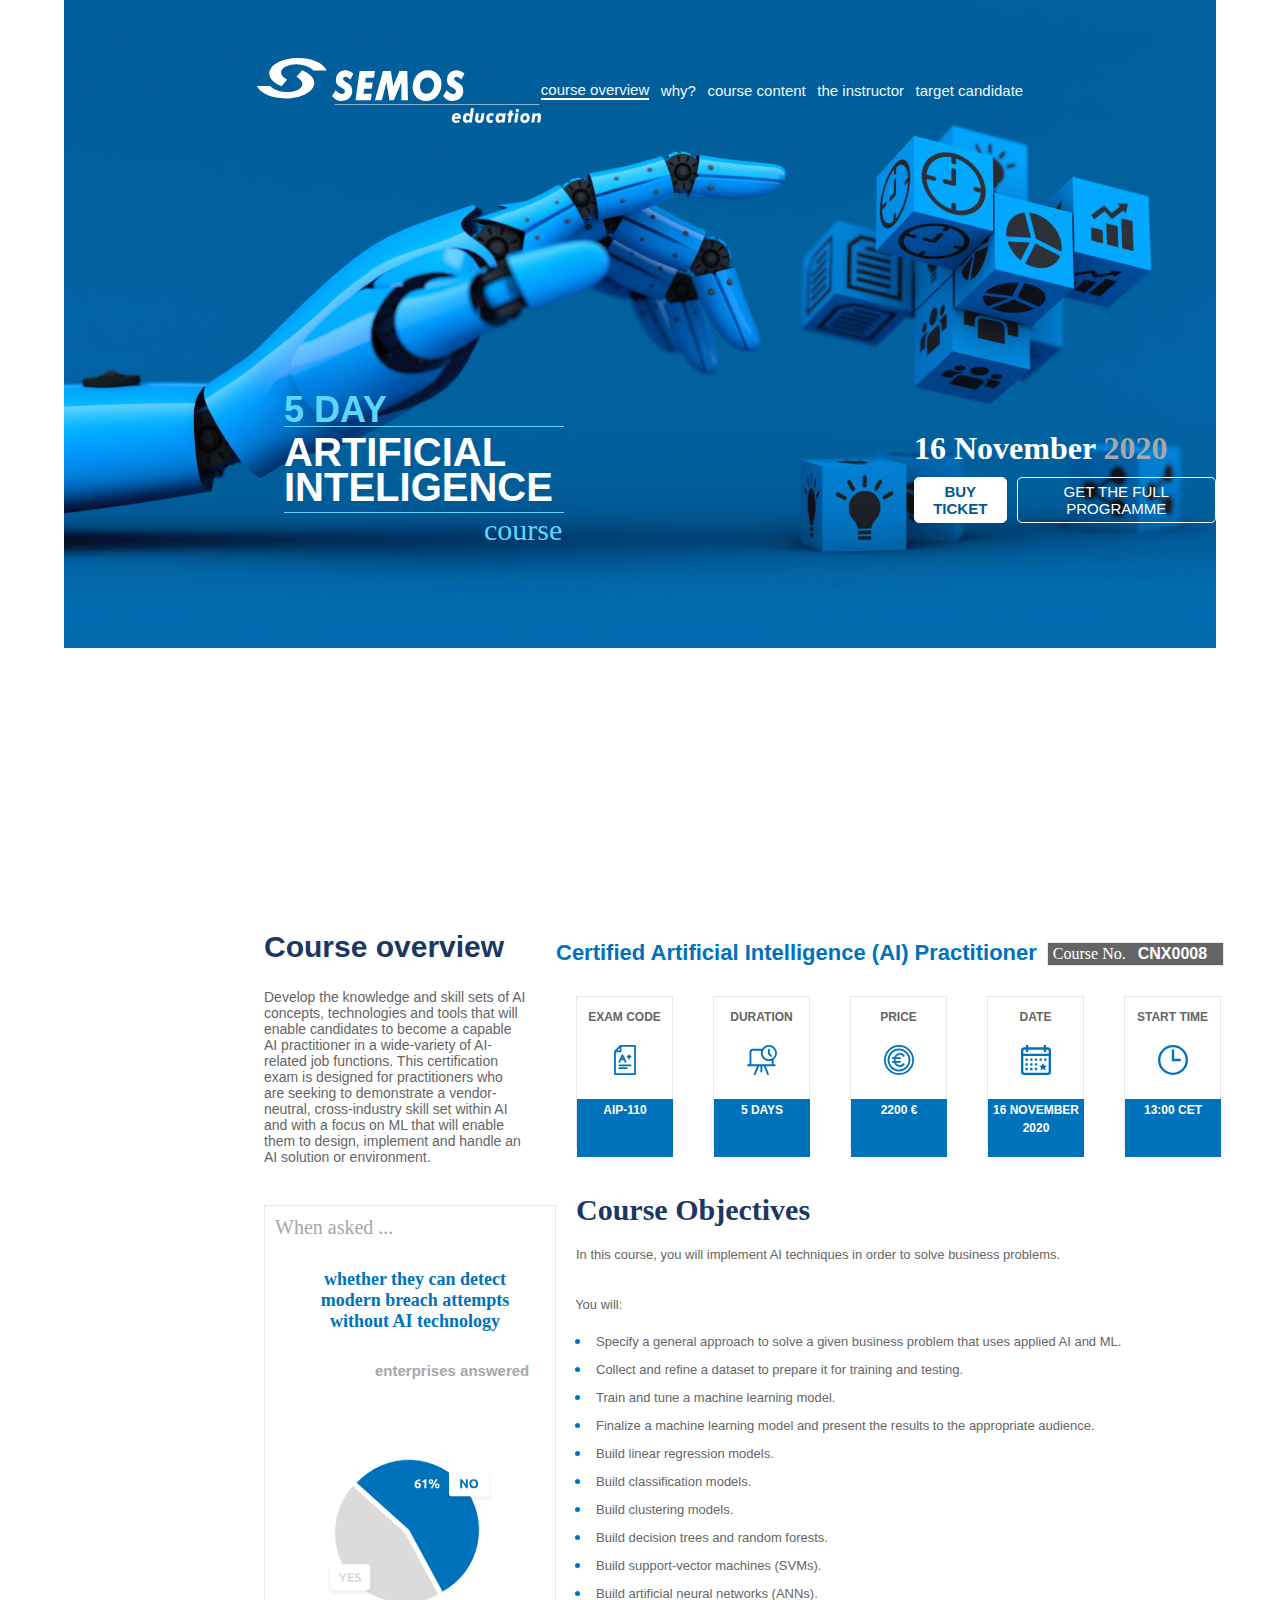
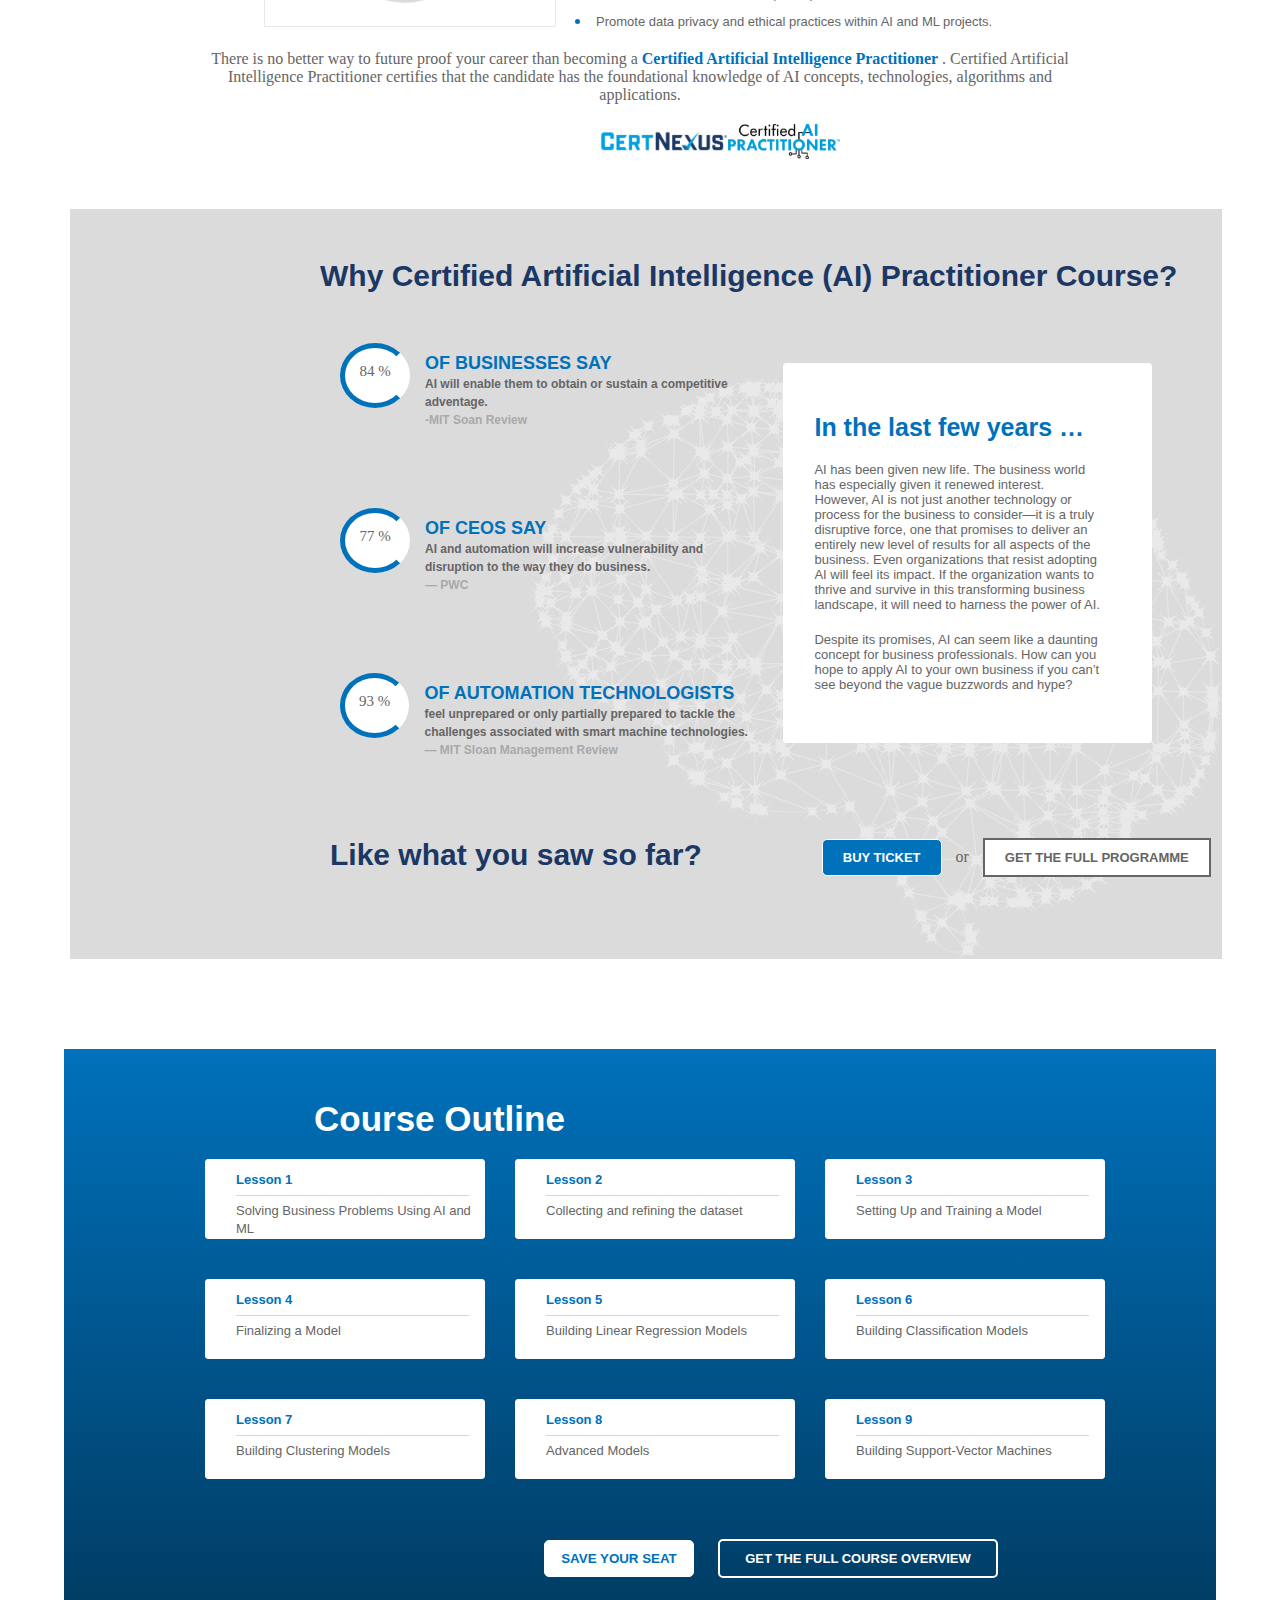
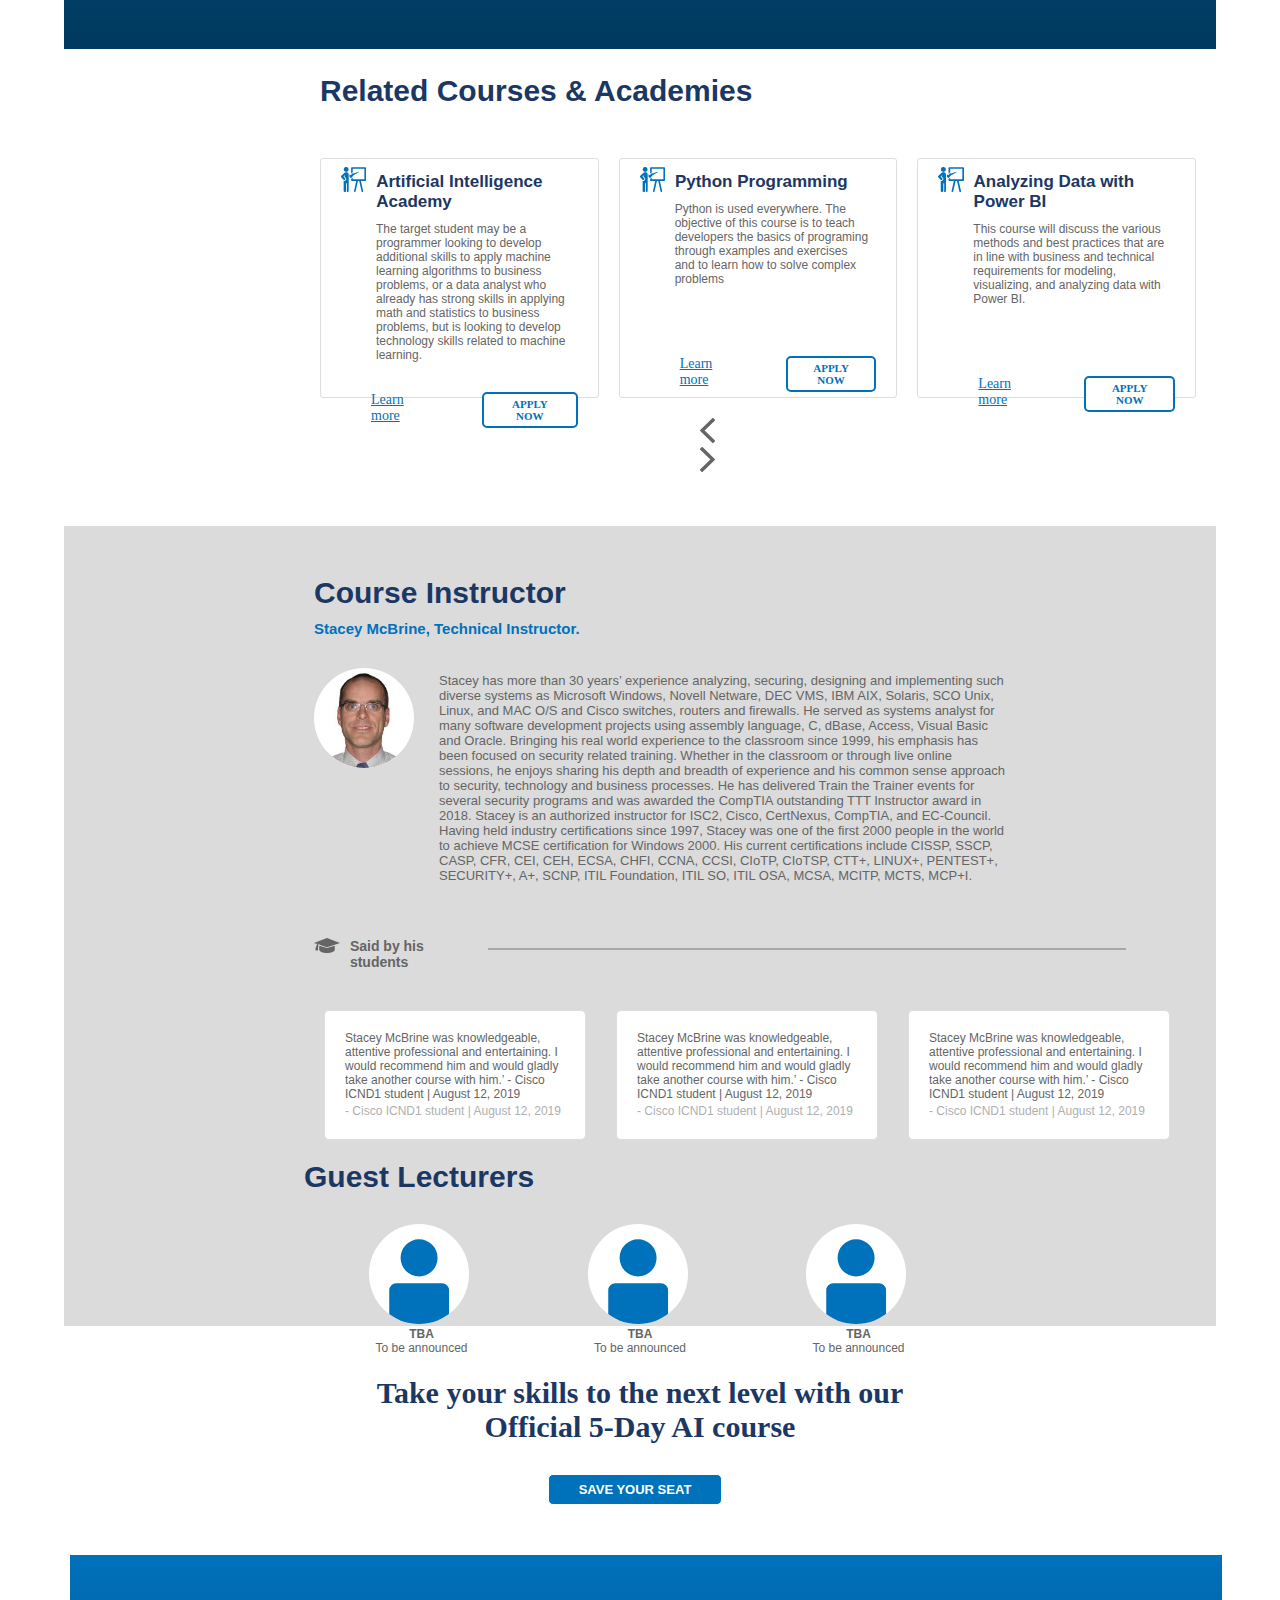
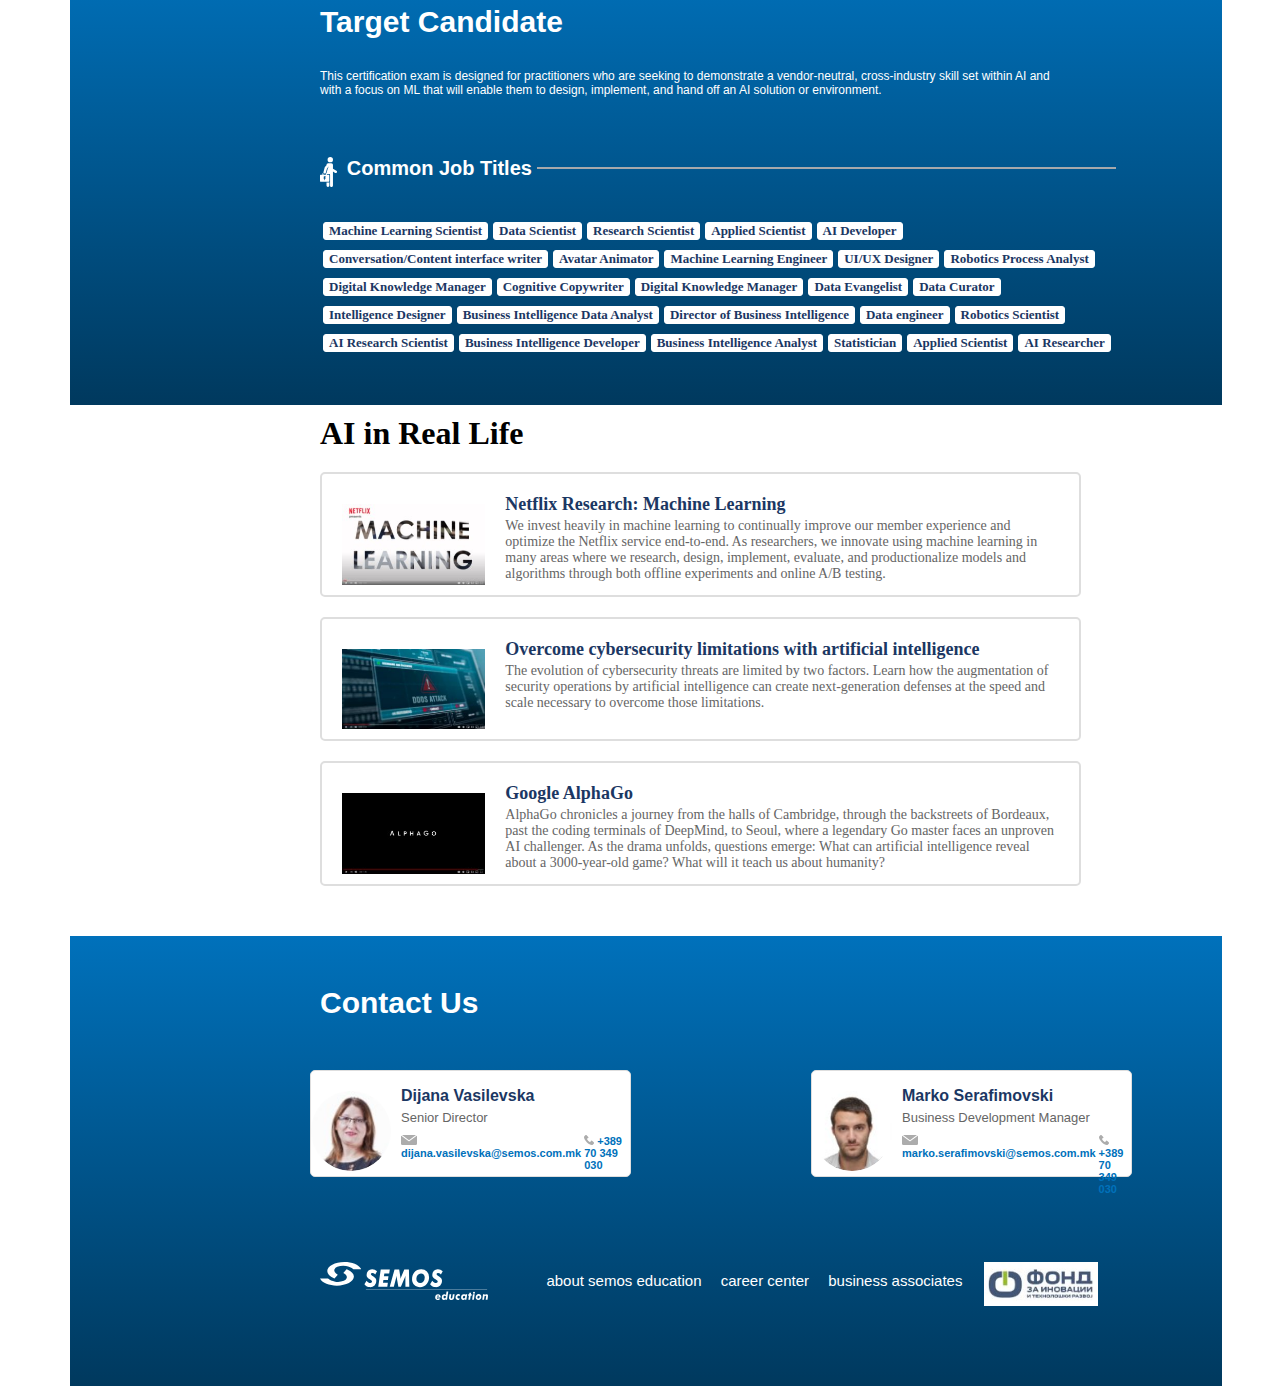
<file: AI/index.html>
<!DOCTYPE html>
<html lang="en">
<head>
    <meta charset="UTF-8">
    <meta http-equiv="X-UA-Compatible" content="IE=edge">
    <meta name="viewport" content="width=device-width, initial-scale=1.0">
    <title>Artificial Inteligence</title>
    <link rel="stylesheet" href="./style.css">
    <link rel="stylesheet" href="./responsive.css">
    <!-- <link href="https://cdn.jsdelivr.net/npm/@fortawesome/fontawesome-free@6.2.1/css/fontawesome.min.css"> -->
</head>
<body>
    <div class="section-one-background">
        <header class="header">
            <div class="logo">
                <img class="logo-image" src="./images/semos_edu_logo.svg" />
            </div>
            <nav class="nav">
                <!-- <div class="toggle">
                    <i class="fa-solid fa-bars"></i>
                </div> -->
                <div class="nav-decoration">course overview</div>
                <div>why?</div>
                <div>course content</div>
                <div>the instructor</div>
                <div>target candidate</div>
            </nav>
        </header>
        <div class="course-basic-info">
            <div class="course-name">
                <span class="course-duration">5 DAY</span>
                <div class="course-title">
                    <h1 class="title-eden">ARTIFICIAL</h1>
                    <h1>INTELIGENCE</h1>
                </div>
                <span class="course-span">course</span>
            </div>
            <div class="course-info-when-and-how">
                <h1 class="when"><span class="white">16 November</span> <span class="grey">2020</span></h1>
                <div class="buttons">
                    <button class="button-white">buy ticket</button>
                    <button class="button-colorless">get the full programme</button>
                </div>
            </div>
        </div>
    </div>
    <div class="section-two">
        <div class="overview">
            <h1 class="course-overview">Course overview</h1>
            <p class="short-course-description">Develop the knowledge and skill sets of AI concepts, technologies and tools that will enable candidates to become a capable AI practitioner in a wide-variety of AI-related job functions. This certification exam is designed for practitioners who are seeking to demonstrate a vendor-neutral, cross-industry skill set within AI and with a focus on ML that will enable them to design, implement and handle an AI solution or environment.</p>
            <div class="ractangle-information">
                <span class="ractangle-text-span">When asked ...</span>
                <p class="ractangle-paragraph">whether they can detect <br /> modern breach attempts <br /> without AI technology</p>
                <span class="ractangle-text-span2">enterprises answered</span>
                <img class="ractangle-piechart" src="./images/piechart.svg"/>
            </div>
        </div>
        <div class="AI-practitioner">
            <div class="practitioner-title-and-box">
                <h1 class="practitioner-title">Certified Artificial Intelligence (AI) Practitioner</h1>
                <div class="practitioner-box">
                    <span class="practitioner-box-text">Course No.</span> <span class="number">CNX0008</span>
                </div>
            </div>
            <div class="course-box-information">
                <div class="five-boxes">
                    <div class="box-information">
                        <span class="box-name">Exam code</span>
                        <img class="box-icon" src="./images/icon_exam_code.svg" />
                        <div class="box"><span class="box-span-information">AIP-110</span></div>
                    </div>
                    <div class="box-information">
                        <span class="box-name">Duration</span>
                        <img class="box-icon" src="./images/icon_duration.svg"/>
                        <div class="box"><span class="box-span-information">5 days</span></div>
                    </div>
                    <div class="box-information">
                        <span class="box-name">Price</span>
                        <img class="box-icon" src="./images/icon_price.svg"/>
                        <div class="box"><span class="box-span-information">2200 €</span></div>
                    </div>
                    <div class="box-information">
                        <span class="box-name">Date</span>
                        <img class="box-icon" src="./images/icon_date.svg"/>
                        <div class="box"><span class="box-span-information">16 NOVEMBER 2020</span></div>
                    </div>
                    <div class="box-information">
                        <span class="box-name">Start Time</span>
                        <img class="box-icon" src="./images/icon_start_time.svg"/>
                        <div class="box"><span class="box-span-information">13:00 CET</span></div>
                    </div>
                </div>
            </div>
            <div class="objectives">
                <h1 class="course-objectives">Course Objectives</h1>
                <div class="list-intro">
                    <span>In this course, you will implement AI techniques in order to solve business problems.</span> 
                    <span class="span-intro">You will:</span>
                </div>
                <div class="list"> 
                    <ul>
                        <li><span class="list-item">Specify a general approach to solve a given business problem that uses applied AI and ML.</span></li>
                        <li><span class="list-item">Collect and refine a dataset to prepare it for training and testing.</span></li>
                        <li><span class="list-item">Train and tune a machine learning model.</span></li>
                        <li><span class="list-item">Finalize a machine learning model and present the results to the appropriate audience.</span></li>
                        <li><span class="list-item">Build linear regression models.</span></li>
                        <li><span class="list-item">Build classification models.</span></li>
                        <li><span class="list-item">Build clustering models.</span></li>
                        <li><span class="list-item">Build decision trees and random forests.</span></li>
                        <li><span class="list-item">Build support-vector machines (SVMs).</span></li>
                        <li><span class="list-item">Build artificial neural networks (ANNs).</span></li>
                        <li><span class="list-item">Promote data privacy and ethical practices within AI and ML projects.</span></li>
                    </ul>
                </div>
            </div>
        </div>
    </div>
    <div>
        <p class="paragraph-objectives">
            <span>There is no better way to future proof your career than becoming a </span> 
            <span class="paragraph-span-blue">Certified Artificial Intelligence Practitioner</span>
            <span>. Certified Artificial Intelligence Practitioner certifies that the candidate has the foundational knowledge of AI concepts, technologies, algorithms and applications.</span>
        </p>
    </div>
    <div class="logox2-bottom">
        <img class="logo-one" src="./images/logo_cert_nexus.png"/>
        <img class="logo-two" src="./images/logo_certified_ai_practicioner.png"/>
    </div>
    <div class="section-three-background">

        <h1 class="section-three-title">Why Certified Artificial Intelligence (AI) Practitioner Course?</h1>
        <div class="section-three">
            <div class="section-three-first-half">
                <div class="test">
                    <span class="circle">84 %</span>
                    <div class="div-percent"><span class="span-uppercase">OF BUSINESSES SAY</span> <span class="spaan"> <br />AI will enable them to obtain or sustain a competitive <br />adventage.</span> <span class="spaan-lighter"> <br />-MIT Soan Review</span></div>
                </div>
                <div class="test">
                    <span class="circle">77 %</span>
                    <div class="div-percent"><span class="span-uppercase">OF CEOs SAY</span> <span class="spaan"> <br />AI and automation will increase vulnerability and <br />disruption to the way they do business.</span> <span class="spaan-lighter"><br />— PWC</span></div>
                </div>
                <div class="test">
                    <span class="circle">93 %</span>
                    <div class="div-percent"><span class="span-uppercase">OF AUTOMATION TECHNOLOGISTS</span> <span class="spaan"><br />feel unprepared or only partially prepared to tackle the <br />challenges associated with smart machine technologies.</span> <span class="spaan-lighter"><br />— MIT Sloan Management Review</span></div>
                </div>
            </div>
            <div class="section-three-second-half">
                <span class="ractangle-span"><br />In the last few years … </span> <p class="ractangle-span-dva">AI has been given new life. The business world has especially given it renewed interest. However, AI is not just another technology or process for the business to consider—it is a truly disruptive force, one that promises to deliver an entirely new level of results for all aspects of the business. Even organizations that resist adopting AI will feel its impact. If the organization wants to thrive and survive in this transforming business landscape, it will need to harness the power of AI.</p><p class="ractangle-span-tri">Despite its promises, AI can seem like a daunting concept for business professionals. How can you hope to apply AI to your own business if you can’t see beyond the vague buzzwords and hype?</p>
            </div>
        </div>   
        <div class="short-text-span-like">
            <span class="short-text-span">Like what you saw so far?</span>
            <div class="buttons-div">
                <button class="button-blue">buy ticket</button>
                or
                <button class="button-grey">get the full programme</button>
            </div>
        </div>    
    </div>
    </div>
    <div class="section-four-background">
        <h1 class="section-four-title">Course Outline</h1>
        <div class="section-four-div">
            <div class="section-four">
                <div class="section-four-ractangle-one">
                    <h3>Lesson 1</h3>
                    <span class="section-four-span">Solving Business Problems Using AI and ML</span>
                </div>
                <div class="section-four-ractangle-one">
                    <h3>Lesson 2</h3>
                    <span class="section-four-span">Collecting and refining the dataset</span>
                </div>
                <div class="section-four-ractangle-one">
                    <h3>Lesson 3</h3>
                    <span class="section-four-span">Setting Up and Training a Model</span>
                </div>
            </div>
            <div class="section-four">
                <div class="section-four-ractangle-one">
                    <h3>Lesson 4</h3>
                    <span class="section-four-span">Finalizing a Model</span>
                </div>
                <div class="section-four-ractangle-one">
                    <h3>Lesson 5</h3>
                    <span class="section-four-span">Building Linear Regression Models</span>
                </div>
                <div class="section-four-ractangle-one">
                    <h3>Lesson 6</h3>
                    <span class="section-four-span">Building Classification Models</span>
                </div>
            </div>
            <div class="section-four">
                <div class="section-four-ractangle-one">
                    <h3>Lesson 7</h3>
                    <span class="section-four-span">Building Clustering Models</span>
                </div>
                <div class="section-four-ractangle-one">
                    <h3>Lesson 8</h3>
                    <span class="section-four-span">Advanced Models</span>
                </div>
                <div class="section-four-ractangle-one">
                    <h3>Lesson 9</h3>
                    <span class="section-four-span">Building Support-Vector Machines</span>
                </div>
            </div>
        </div>
        <div class="section-four-buttons">
            <button class="button-one">save your seat</button>
            <button class="button-two">get the full course overview</button>
        </div>
    </div>
    <div class="section-five">
        <h2 class="title-section-five">Related Courses & Academies</h2>
        <div class="section-five-div">
            <div class="section-five-ractangle">
                <div class="section-five-div-one">
                    <img class="section-five-img" src="./images/icon_ourse.svg"/>
                    <h4 class="section-five-h4">Artificial Intelligence Academy</h4>
                </div>
                <p class="section-five-paragraph">The target student may be a programmer looking to develop additional skills to apply machine learning algorithms to business problems, or a data analyst who already has strong skills in applying math and statistics to business problems, but is looking to develop technology skills related to machine learning.</p>
                <div class="section-five-div-three">
                    <a href="">Learn more</a>
                    <button class="section-five-button">apply now</button>
                </div>
            </div>
            <div class="section-five-ractangle">
                    <div class="section-five-div-one">
                        <img class="section-five-img" src="./images/icon_ourse.svg"/>
                        <h4 class="section-five-h4">Python Programming</h4>
                    </div>
                    <p class="section-five-paragraph">Python is used everywhere. The objective of this course is to teach developers the basics of programing through examples and exercises and to learn how to solve complex problems</p>
                    <div class="section-five-div-three-padding">
                        <a href="">Learn more</a>
                        <button class="section-five-button">apply now</button>
                    </div>
            </div>
            <div class="section-five-ractangle">
                <div class="section-five-div-one">
                    <img class="section-five-img" src="./images/icon_ourse.svg"/>
                    <h4 class="section-five-h4">Analyzing Data with Power BI</h4>
                </div>
                <p class="section-five-paragraph">This course will discuss the various methods and best practices that are in line with business and technical requirements for modeling, visualizing, and analyzing data with Power BI.</p>
                <div class="section-five-div-three-padding">
                    <a href="">Learn more</a>
                    <button class="section-five-button">apply now</button>
                </div>
             </div>
        </div>
    </div>
    <div class="arrows">
        <img class="arrows-img-left" src="./images/arrow_left.svg"/> <img class="arrows-img-right" src="./images/arrow_right.svg"/>
    </div>
    <div class="section-six-background">
        <div class="section-six-div-one">
            <p class="title-section-six">Course Instructor</p>
            <span class="section-six-sub-title">Stacey McBrine, Technical Instructor.</span>
        </div>
        <div class="section-six-div-two">
            <img class="section-six-instructor" src="./images/stacey_mcbrine.jpg" />
            <p class="section-six-para">Stacey has more than 30 years’ experience analyzing, securing, designing and implementing such diverse systems as Microsoft Windows, Novell Netware, DEC VMS, IBM AIX, Solaris, SCO Unix, Linux, and MAC O/S and Cisco switches, routers and firewalls. He served as systems analyst for many software development projects using assembly language, C, dBase, Access, Visual Basic and Oracle. Bringing his real world experience to the classroom since 1999, his emphasis has been focused on security related training. Whether in the classroom or through live online sessions, he enjoys sharing his depth and breadth of experience and his common sense approach to security, technology and business processes. He has delivered Train the Trainer events for several security programs and was awarded the CompTIA outstanding TTT Instructor award in 2018. Stacey is an authorized instructor for ISC2, Cisco, CertNexus, CompTIA, and EC-Council. Having held industry certifications since 1997, Stacey was one of the first 2000 people in the world to achieve MCSE certification for Windows 2000. His current certifications include CISSP, SSCP, CASP, CFR, CEI, CEH, ECSA, CHFI, CCNA, CCSI, CIoTP, CIoTSP, CTT+, LINUX+, PENTEST+, SECURITY+, A+, SCNP, ITIL Foundation, ITIL SO, ITIL OSA, MCSA, MCITP, MCTS, MCP+I.</p>
        </div>
        <div>
            <div class="section-six-div-two">
                <img class="image-cap" src="./images/icon_students_cap.svg" />
                <span class="span-cap">Said by his students</span>
                <span class="line"></span>
            </div>
            <div class="section-six-students">
                <div class="section-six-students-rac">
                    <p class="section-six-para-student">Stacey McBrine was knowledgeable, attentive professional and entertaining. I would recommend him and would gladly take another course with him.’ - Cisco ICND1 student | August 12, 2019</p>
                    <span class="section-six-span-students">- Cisco ICND1 student | August 12, 2019</span>
                </div>
                <div class="section-six-students-rac">
                    <p class="section-six-para-student">Stacey McBrine was knowledgeable, attentive professional and entertaining. I would recommend him and would gladly take another course with him.’ - Cisco ICND1 student | August 12, 2019</p>
                    <span class="section-six-span-students">- Cisco ICND1 student | August 12, 2019</span>
                </div>
                <div class="section-six-students-rac">
                    <p class="section-six-para-student">Stacey McBrine was knowledgeable, attentive professional and entertaining. I would recommend him and would gladly take another course with him.’ - Cisco ICND1 student | August 12, 2019</p>
                    <span class="section-six-span-students">- Cisco ICND1 student | August 12, 2019</span>
                </div>
            </div>
        </div>
        <div class="section-six">
            <h1 class="title-section-six">Guest Lecturers</h1>
            <div class="section-six-grid">
                <div class="div-flex">
                    <img class="img-unknown-person" src="./images/unknown_person.svg"/>
                    <div class="img-unknown-person-div">
                        <span class="tba">TBA</span>
                        <div><span>To be announced</span></div>
                    </div>
                </div>
                <div class="div-flex">
                    <img class="img-unknown-person" src="./images/unknown_person.svg"/>
                    <div class="img-unknown-person-div">
                        <span class="tba">TBA</span>
                        <div><span>To be announced</span></div>
                    </div>
                </div>
                <div class="div-flex">
                    <img class="img-unknown-person" src="./images/unknown_person.svg"/>
                    <div class="img-unknown-person-div">
                        <span class="tba">TBA</span>
                        <div><span>To be announced</span></div>
                    </div>
                </div>
            </div>
        </div>
    </div>
    <div class="secion-seven">
        <p class="title-section-seven"><span>Take your skills to the next level with our </span> <span><br />Official 5-Day AI course</span></p>
        <button class="section-seven-button">save your seat</button>
    </div>
    <div class="section-eight-background">
        <div>
            <h1 class="title-section-eight">Target Candidate</h1>
            <p class="section-eight-sub-title">This certification exam is designed for practitioners who are seeking to demonstrate a vendor-neutral, cross-industry skill set within AI and with a focus on ML that will enable them to design, implement, and hand off an AI solution or environment.</p>
        </div>
        <div class="section-eight-div-two">
            <img class="image-job" src="./images/icon_jobs.svg" />
            <span>Common Job Titles</span>
            <span class="line-eight"></span>
        </div>
        <div class="section-eight-div">
            <div class="section-eight">
                <p class="section-eight-rac">Machine Learning Scientist</p>
                <p class="section-eight-rac">Data Scientist</p>
                <p class="section-eight-rac">Research Scientist</p>
                <p class="section-eight-rac">Applied Scientist</p>
                <p class="section-eight-rac">AI Developer</p>
                <p class="section-eight-rac">Conversation/Content interface writer</p>
                <p class="section-eight-rac">Avatar Animator</p>
                <p class="section-eight-rac">Machine Learning Engineer</p>
                <p class="section-eight-rac">UI/UX Designer</p>
                <p class="section-eight-rac">Robotics Process Analyst</p>
                <p class="section-eight-rac">Digital Knowledge Manager</p>
                <p class="section-eight-rac">Cognitive Copywriter</p>
                <p class="section-eight-rac">Digital Knowledge Manager</p>
                <p class="section-eight-rac">Data Evangelist</p>
                <p class="section-eight-rac">Data Curator</p>
                <p class="section-eight-rac">Intelligence Designer</p>
                <p class="section-eight-rac">Business Intelligence Data Analyst</p>
                <p class="section-eight-rac">Director of Business Intelligence</p>
                <p class="section-eight-rac">Data engineer</p>
                <p class="section-eight-rac">Robotics Scientist</p>
                <p class="section-eight-rac">AI Research Scientist</p>
                <p class="section-eight-rac">Business Intelligence Developer</p>
                <p class="section-eight-rac">Business Intelligence Analyst</p>
                <p class="section-eight-rac">Statistician</p>
                <p class="section-eight-rac">Applied Scientist</p>
                <p class="section-eight-rac">AI Researcher</p>
            </div>
        </div>
    </div>
    <div class="section-nine">
        <h1 class="title-sectioin-nine">AI in Real Life</h1>
        <div class="section-nine-div">
            <div class="news">
                <img class="img-news" src="./images/news_1.jpg"/>
                <div class="news-text">
                    <h4 class="title-news">Netflix Research: Machine Learning</h4>
                    <p class="para-news">We invest heavily in machine learning to continually improve our member experience and optimize the Netflix service end-to-end. As researchers, we innovate using machine learning in many areas where we research, design, implement, evaluate, and productionalize models and algorithms through both offline experiments and online A/B testing.</p>
                </div>
            </div>
            <div class="news">
                <img class="img-news" src="./images/news_2.jpg"/>
                <div class="news-text">
                    <h4 class="title-news">Overcome cybersecurity limitations with artificial intelligence</h4>
                    <p class="para-news">The evolution of cybersecurity threats are limited by two factors. Learn how the augmentation of security operations by artificial intelligence can create next-generation defenses at the speed and scale necessary to overcome those limitations.</p>
                </div>
            </div>
            <div class="news">
                <img class="img-news" src="./images/news_3.jpg"/>
                <div class="news-text">
                    <h4 class="title-news">Google AlphaGo</h4>
                    <p class="para-news">AlphaGo chronicles a journey from the halls of Cambridge, through the backstreets of Bordeaux, past the coding terminals of DeepMind, to Seoul, where a legendary Go master faces an unproven AI challenger. As the drama unfolds, questions emerge: What can artificial intelligence reveal about a 3000-year-old game? What will it teach us about humanity?</p>
                </div>
            </div>
        </div>
    </div>
    <div class="last-section-background">
        <div>
            <h1 class="title-section-eight">Contact Us</h1>
        </div>
        <div class="contact-info">  
            <div class="contact-info-rac">
                <img class="last-section-img" src="./images/dijana_vasilevska.jpg" />
                <div class="information">
                    <h4 class="Dijana-Marko">Dijana Vasilevska</h4>
                    <p class="Dijana-Marko-sub-title">Senior Director</p>
                    <div class="final-information">
                        <div>
                            <img class="last-icon" src="./images/icon_mail.svg"/>
                            <span>dijana.vasilevska@semos.com.mk</span>
                        </div>
                        &nbsp;
                        <div>
                            <img class="last-icon" src="./images/icon_phone.svg"/>
                            <span>+389 70 349 030</span>
                        </div>
                    </div>
                </div>
            </div>
            
            <div class="contact-info-rac">
                <img class="last-section-img" src="./images/marko_serafimovski.jpg"/>
                <div class="information">
                    <h4 class="Dijana-Marko">Marko Serafimovski</h4>
                    <p class="Dijana-Marko-sub-title">Business Development Manager</p>
                    <div class="final-information">
                        <div>
                            <img class="last-icon" src="./images/icon_mail.svg"/>
                            <span>marko.serafimovski@semos.com.mk</span>
                        </div>
                        &nbsp;
                        <div>
                            <img class="last-icon" src="./images/icon_phone.svg"/>
                            <span>+389 70 349 030</span>
                        </div>
                    </div>
                </div>

            </div>
        </div>
        <div class="footer">
            <div class="last-div">
                <img class="semos-logo-img" src="./images/semos_edu_logo.svg"/>
            </div>
            <div class="footer-nav-bar">
                <span>about semos education</span>
                <span>career center</span>
                <span>business associates</span>
            </div>
            <div>
                <img class="semos-logo-img" src="./images/fitr.jpg" />
            </div>
        </div>
    </div>
</body>
</html>
</file>
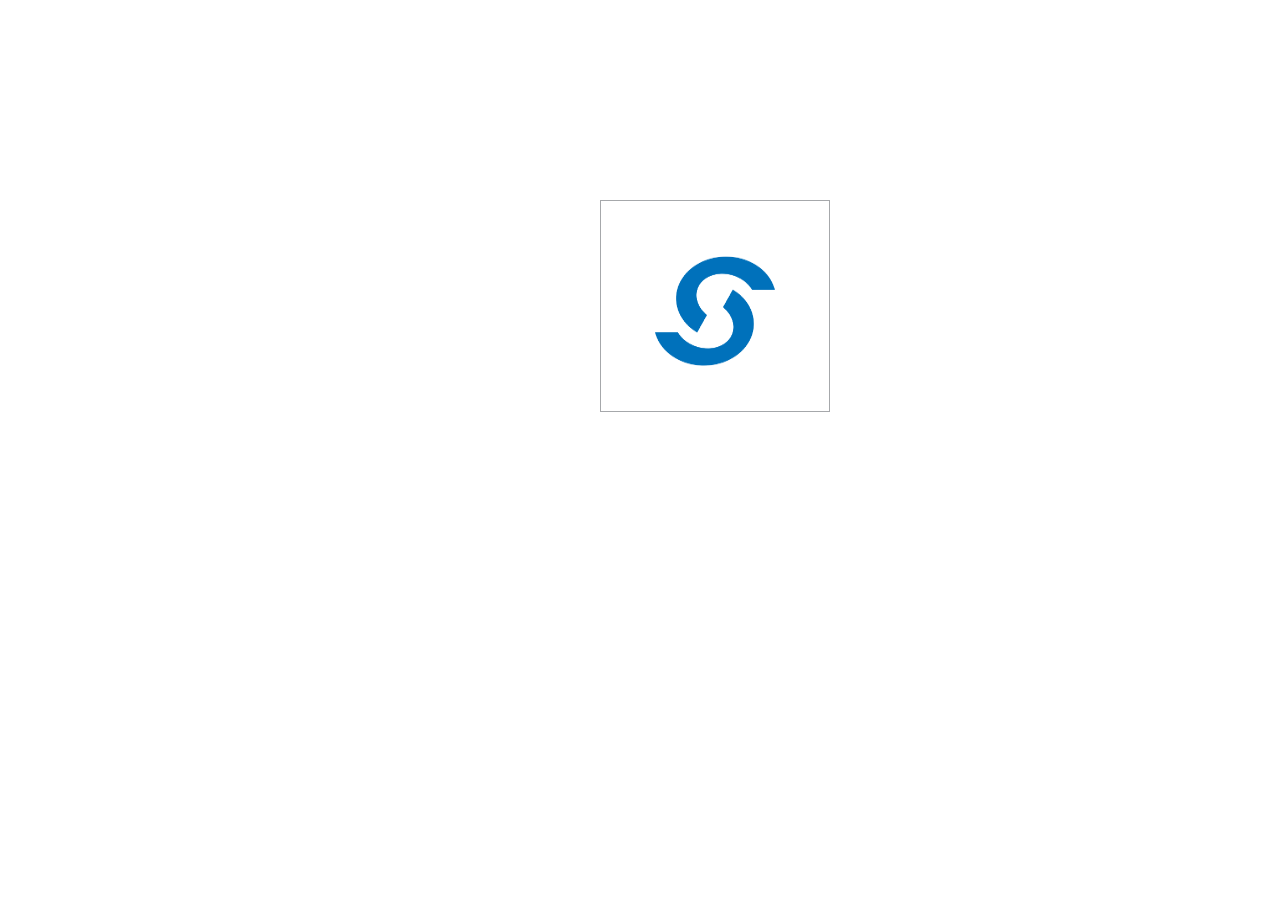
<file: AI/screen-three.html>
<!DOCTYPE html>
<head>
    <meta name="viewport" content="width=device-width, initial-scale=1.0">
    <link rel="stylesheet" href="./style.css">
    <link rel="stylesheet" href="./responsive.css">
</head>

<body>
    <img class="screen-three" src="./images/semos_icon@2x.png"/>
</body>
</file>
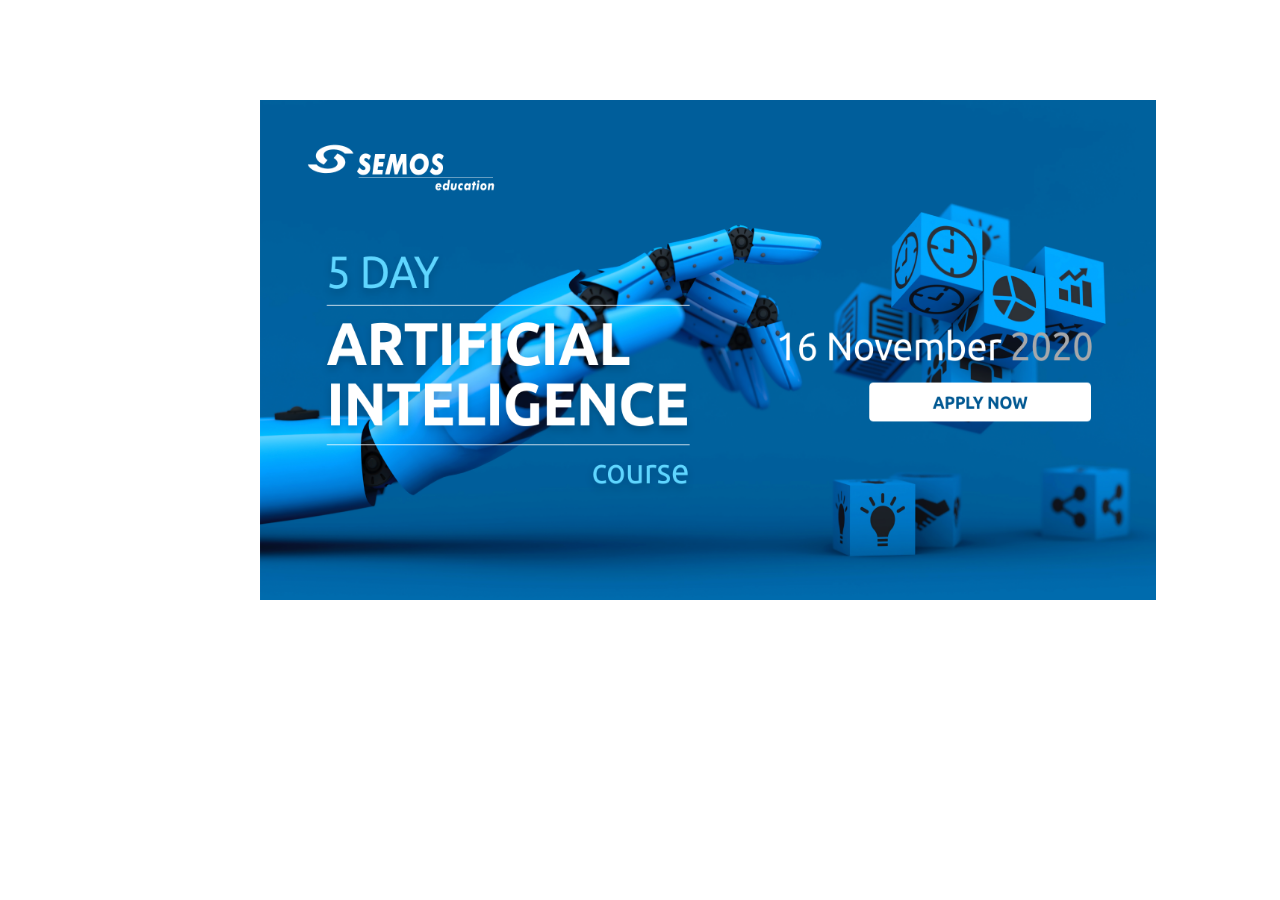
<file: AI/screen-two.html>
<!DOCTYPE html>
<html>
    <head>
        <meta name="viewport" content="width=device-width, initial-scale=1.0">
        <link rel="stylesheet" href="./style.css">
        <link rel="stylesheet" href="./responsive.css">
    </head>
    <body>
        <img class="screen_two" src="./images/og@2x.png"/>
    </body>
</html>
</file>
<file: AI/style.css>
html, body {
    width: 100%;
    height: 100%;
}

* {
    margin: 0;
    padding: 0;
}


.section-one-background {
    background-image: url("./images/hero_bg@2x.jpg");
    background-repeat: no-repeat;
    background-size: contain;
    width: 90%;
    height: 100%;
    position: center;
    margin: auto;
}

.header {
    width: 70%;
    height: 20%;
    margin-left: auto;
    margin-right: auto;
    display: flex;
    justify-content: space-between;
    align-items: center;
}

.logo {
    display:flex;
    align-items:flex-start;
    justify-content: flex-start;
    padding-left: 20px;
}

.logo-image {
    /* width: 180px; */
    height: 65px;
    cursor: pointer;
}

.nav {
    width: 500px;
    height: 20px;
    display: flex;
    justify-content:space-between;
    align-items: center;
    font-family: 'Ubuntu', sans-serif;
    font-size: 15px;
    color:aliceblue;
    padding-right: 20px;
}

.nav-decoration {
    border-bottom: 2px solid #fff;
}

.course-basic-info {
    display: flex;
    align-items: space-between;
    padding-bottom: 150px;
    padding-left: 20px;
}

.course-name {
    padding-left: 100px;
    padding-top: 220px;
    width: 280px;
    margin-left: 100px;
}

.course-info-when-and-how {
    padding-top: 250px;
    padding-left: 100px;
    margin-left: 250px;
    width: 40%;
}

.course-duration{
    font-family: 'Ubuntu', sans-serif;
    font-size: 36px;
    font-weight: 700;
    color: #5FD6FF;
    line-height: 20px;
}

.course-title{
    font-family: 'Ubuntu', sans-serif;
    font-weight: bold;
    font-size: 20px;
    text-transform: uppercase;
    color:#FFFFFF;
    border-top: 1px solid #5FD6FF;
    border-bottom: 1px solid #5FD6FF;
    line-height: 20px;
    padding: 15px;
    padding-left: 0;
    text-align: left;
}

.title-eden {
    padding-bottom: 15px;
}
.course-span {
    color: #5FD6FF;
    font-size: 30px;
    position: relative; left: 200px;
}

.white {
    color: #FFFFFF;
}

.grey {
    color: #A6A8AB;
}

.buttons {
    display: flex;
    align-items: flex-start;
    padding-top: 10px;
}

.button-white {
    font-family: 'Ubuntu', sans-serif;
    font-weight: bold;
    font-size: 15px;
    letter-spacing: 0;
    text-align: center;
    text-transform: uppercase;
    border-radius: 5px;
    cursor: pointer;
    background-color: #FFFFFF;
    color: #005892;
    border: 1px solid #FFFFFF;
    padding: 5px;
    margin-right: 10px;
}

.button-colorless {
    font-family: 'Ubuntu', sans-serif;
    font-size: 15px;
    letter-spacing: 0;
    text-align: center;
    text-transform: uppercase;
    border-radius: 5px;
    cursor: pointer;
    color: #FFFFFF;
    background-color: unset;
    border: 1px solid #FFFFFF;
    padding: 5px;
}

.section-two {
    display: flex;
    align-items: flex-start;
    width: 90%;
    margin: auto;
}

.overview {
    padding-top: 30px;
    padding-left: 80px;
    margin-left: 120px;
}

.course-overview {
    font-family: 'Ubuntu', sans-serif;
    font-size: 30px;
    color: #1B3763;
    margin-bottom: 20px;
}

.short-course-description {
    font-family: 'Ubuntu', sans-serif;
    font-size: 14px;
    color: #656565;
    text-align: left;
    padding-top: 5px;
    width: 90%;
}

.ractangle-information {
    height: 410px;
    width: 280px;
    border: 1px solid #E8E8E8;
    padding-left: 10px;
    padding-top: 10px;
    margin-top: 40px;
}

.ractangle-text-span {
    color: #A6A8AB;
    font-size: 20px;
    text-align: left;
}

.ractangle-paragraph {
    color: #0071BB;
    font-family: 'Ubuntu';
    font-size: 18px;
    font-weight: bold;
    text-align: center;
    margin-top: 30px;
    margin-bottom: 30px;
    padding-left: 10px;
    padding-right: 10px;
}

.ractangle-text-span2 {
    color: #A6A8AB;
    font-family: 'Ubuntu', sans-serif;
    font-size: 15px;
    font-weight: bold;
    margin-left: 100px;
}

.ractangle-piechart {
    padding-top: 50px;
    height: 200px;
    padding-bottom: 10px;
    padding-left: 30px;
    padding-right: 50px;
}

.AI-practitioner {
    padding-top: 40px;
    margin-right: 150px;
}

.practitioner-title-and-box {
    align-items:flex-start;
    display: flex;

}

.practitioner-title {
    font-family: 'Ubuntu', sans-serif;
    font-size: 22px;
    font-weight: bold;
    color: #0071BB;
}

.practitioner-box{
    width: 170px;
    border: 1px solid #E8E8E8;
    padding: 2px;
    padding-right: 3px;
    margin-top: 15px;
    margin-left: 10px;
    margin-top: 2px;
    color: #FFFFFF;
    background-color: #656565;
}

.practitioner-box-text {
    padding: 5px;
    padding-left: 3px;
}

.number {
    padding: 5px;
    padding-left: 3px;
    font-weight: bold;
    font-family: 'Ubuntu', sans-serif;
}

.course-box-information {
    display: grid;
    grid-template-columns: 5fr; 
    margin-top: 10px;
}

.five-boxes {
    display: flex;
    align-items: flex-start;
    margin-left: 0;
}

.box-information {
    width: 95px;
    height: 140px;
    border: 1px solid #E8E8E8;
    margin: 20px;
    align-items: center;
    text-align: center;
    padding-top: 10px;
}

.box-name {
    font-family: 'Ubuntu', sans-serif;
    font-size: 12px;
    text-transform: uppercase;
    justify-content: center;
    color: #656565;
    font-weight: bold;
    padding-top: 10px;
}

.box-icon {
    align-items: center;
    padding-top: 20px;
    height: 30px;
    width: 60px;
    padding-bottom: 20px;
}

.box-span-information {
    font-size: 12px;
    font-family: 'Ubuntu', sans-serif;
    text-align: center;
    text-transform: uppercase;
    color: #FFFFFF;
    font-weight: bold;
    align-items: center;
}

.box {
    width: 90px;
    height: 57px;
    border-top: 1px solid #0071BB;
    background-color: #0071BB;
    padding: 0px 3px;

}

.objectives {
    margin-top: 15px;
    padding-top: 10px;
    padding-right: 50px;
    margin-left: 20px;
}

.course-objectives {
    font-size: 30px;
    color: #1B3763;
}

.list-intro {
    font-family: 'Ubuntu', sans-serif;
    font-size: 13px;
    color: #656565;
    display: flex;
    margin-top: 20px;
}

.span-intro {
    padding-top: 50px;
    position: relative; right: 485px;
}

.list {
    font-family: 'Ubuntu', sans-serif;
    color:#656565;
    padding-top: 10px;
}

.list-item {
    font-family: 'Ubuntu', sans-serif;
    padding: 20px 5px;
    font-size: 13px;
}

li {
    color: #0071BB;
    margin-top: 10px;
    font-family: 'Ubuntu', sans-serif;
}

li span {
    color: #656565
}

ul {
    padding-left: 15px;
}

.paragraph-objectives {
    color: #656565;
    padding-top: 20px;
    width: 70%;
    text-align: center;
    margin: auto;
}


.paragraph-span-blue {
    color: #0071BB;
    font-weight: bold;
    font-family: 'Ubuntu';
}

.logox2-bottom {
    display: flex;
    align-items: center;
    justify-content: space-between;
    margin-top: 20px;
}

.logo-one {
    padding-left: 600px;
    padding-right: 0px;
    max-width: 200px;
    max-height: 20px;
}

.logo-two {
    padding-left: 0px;
    padding-right: 600px;
    max-width: 200px;
    max-height: 35px;
}

.section-three-background {
    background-image: url("./images/brainnet.svg");
    background-color: #dbdbdb;
    background-repeat: no-repeat;
    background-size:calc(60%);
    margin-left: 70px;
    margin-right: 70px;
    margin-bottom: 10px;
    margin-top: 50px;
    padding-top: 50px;
    padding-bottom: 0;
    width: 90%;
    height: 700px;
    background-position: right bottom;
}

.section-three-title {
    color: #1B3763;
    font-family: 'Ubuntu', sans-serif;
    font-size: 30px;
    font-weight: bold;
    margin-left: 250px;
}


.section-three {
    display: flex;
    align-items: flex-start;
    margin-left: 150px;
}

.test {
    display: flex;
    align-items: flex-start;
    margin-left: 120px;
    padding-bottom: 40px;

}

.div-percent {
    margin-left: 10px;
    margin-top: 20px;
    padding-bottom: 30px;
}
.circle {
    position: center;
    bottom: -10px;
    font-family: 'Ubuntu';
    font-size: 15px;
    background-color: #FFFFFF;
    text-decoration: none;
    color: #656565;
    height: 40px;
    width: 50px;
    text-align: center;
    padding-left: 5px;
    padding-right: 5px;
    padding-top: 15px;

    margin-top: 10px;
    margin-bottom: 5px;
    margin-right: 5px;
    border-radius: 50%;
    border: 5px solid #0071BB;
    border-right: 5px solid #FFFFFF;
}

.span-uppercase {
    color: #0071BB;
    font-family: 'Ubuntu', sans-serif;
    font-size: 18px;
    font-weight: bold;
    text-transform: uppercase;
    align-items: left;
}

.spaan {
    white-space: pre;
    color: #656565;
    font-family: 'Ubuntu', sans-serif;
    font-size: 12px;
    font-weight: bold;
    align-items: left;
    margin-left: 5px;
}

.spaan-lighter {
    white-space: pre;
    color: #A7A9AC;
    font-family: 'Ubuntu', sans-serif;
    font-size: 12px;
    font-weight: bold;
    align-items: left;
    margin-left: 5px;
}


.section-three-second-half {
    width: 430px;
    border: 1px solid #FFFFFF;
    box-sizing: border-box;
    box-shadow: #656565;
    padding: 20px;
    padding-left: 30px;
    margin: 70px;
    margin-left: 30px;
    height: 380px;
    background-color: #FFFFFF;
    border-radius: 3px;
}


.ractangle-span {
    color: #0071BB;
    font-size: 25px;
    font-weight: bold;
    text-align: left;
    font-family: 'Ubunty', sans-serif;
}

.ractangle-span-dva {
    font-family: 'Ubuntu', sans-serif;
    font-size: 13px;
    color: #656565;
    text-align: left;
    padding-right: 30px;
    margin-top: 20px;
}

.ractangle-span-tri {
    padding-right: 30px;
    font-family: 'Ubuntu', sans-serif;
    font-size: 13px;
    color: #656565;
    text-align: left;
    margin-top: 20px;
} 


.section-three-first-half {
    padding-top: 40px;
}


.short-text-span-like {
    margin-top: 10px;
    display: flex;
    align-items: flex-start;
    margin-left: 260px;
}

.short-text-span {
    color: #1B3763;
    font-family: 'Ubuntu', sans-serif;
    font-size: 30px;
    font-weight: bold;
}

.buttons-div {
    color :#656565;
    margin-left: 120px;
    
}

.button-blue {
    font-family: 'Ubuntu', sans-serif;
    font-weight: bold;
    font-size: 13px;
    letter-spacing: 0;
    text-align: center;
    text-transform: uppercase;
    border-radius: 5px;
    cursor: pointer;
    background-color: #0071BB;
    color: #FFFFFF;
    border-radius: 5px;
    border: 1px solid #FFFFFF;
    padding: 10px 20px;
    margin-right: 10px;
}

.button-grey {
    font-family: 'Ubuntu', sans-serif;
    font-size: 13px;
    font-weight: bold;
    letter-spacing: 0;
    text-align: center;
    text-transform: uppercase;
    cursor: pointer;
    color: #656565;
    background-color: #FFFFFF;
    border: 2px solid #656565;
    padding: 10px 20px;
    margin-left: 10px;
}

.section-four-background {
    background-image: linear-gradient(#0071BB, #00395E);
    background-repeat: no-repeat;
    margin: auto;
    margin-top: 90px;
    padding-top: 50px;
    padding-bottom: 0;
    width: 90%;
    height: 550px;
    position: center;
}

.section-four-div {
    display: grid;
    grid-template-columns: 3fr;
    grid-gap: 10px;
}

.section-four {
    display: flex;
    align-items: flex-start;
    margin: auto;
    margin-top: 20px;
    margin-bottom: 10px;
}

.section-four-ractangle-one {
    width: 280px;
    border: 1px solid #FFFFFF;
    box-sizing: border-box;
    box-shadow: #656565;
    padding-left: 30px;
    margin-left: 30px;
    height: 80px;
    background-color: #FFFFFF;
    border-radius: 3px;
    text-align: left;
}

.section-four-title {
    font-family: 'Ubuntu', sans-serif;
    font-size: 35px;
    color: #FFFFFF;
    font-weight: bold;
    text-align: left;
    margin-left: 250px;
}

.section-four-buttons {
    margin-top: 50px;
    margin-left: 480px;
}

.button-one {
    font-family: 'Ubuntu', sans-serif;
    font-weight: bold;
    font-size: 13   px;
    letter-spacing: 0;
    text-align: center;
    text-transform: uppercase;
    border-radius: 5px;
    cursor: pointer;
    background-color: #FFFFFF;
    color: #0071BB;
    border-radius: 5px;
    border: 1px solid #FFFFFF;
    padding: 10px 10px;
    margin-right: 10px;
    width: 150px;
}

.button-two {
    font-family: 'Ubuntu', sans-serif;
    font-size: 13px;
    font-weight: bold;
    letter-spacing: 0;
    text-align: center;
    text-transform: uppercase;
    cursor: pointer;
    color: #FFFFFF;
    background-color: unset;
    border: 2px solid #FFFFFF;
    border-radius: 5px;
    padding: 10px 10px;
    margin-left: 10px;
    width: 280px;
}

h3 {
    color: #0071BB;
    font-family: 'Ubuntu', sans-serif;
    font-size: 13px;
    font-weight: bold;
    margin-bottom: 5px;
    margin-top: 5px;
    border-bottom: 1px solid #00000029;
    line-height: 30px;
    margin-right: 15px;
}

.section-four-span {
    color: #656565;
    font-size: 13px;
    font-family: 'Ubunty', sans-serif;
    text-align: left;
    margin-right: 15px;
}

.title-section-four {
    margin-left: 290px;
    margin-bottom: 50px;
    align-items: left;
    color: #1B3763;
    font-family: 'Ubuntu', sans-serif;
    font-size: 30px;
    font-weight: bold;
}


.title-section-five {
    margin-left: 320px;
    margin-bottom: 50px;
    margin-top: 25px;
    align-items: left;
    color: #1B3763;
    font-family: 'Ubuntu', sans-serif;
    font-size: 30px;
    font-weight: bold;
}

.section-five-div {
    display: flex;
    align-items: flex-start;
    justify-content: space-between;
    width: 70%;
    margin-left: 300px;
}

.section-five-ractangle {
    width: 40%;
    border: 1px solid #DEDEDE;
    box-sizing: border-box;
    box-shadow: #656565;
    padding-left: 20px;
    padding-right: 20px;
    margin-left: 20px;
    margin-bottom: 20px;
    height: 240px;
    background-color: #FFFFFF;
    border-radius: 3px;
    text-align: left;
}

.section-five-div-one {
    display: flex;
    align-items: flex-start;
    margin-top: 5px;
}

.section-five-img {
    margin-top: 3px;
    padding-right: 10px;
    height: 25px;
}

.section-five-h4 {
    margin-top: 8px;
    color: #1B3763;
    font-size: 17px;
    font-family: 'Ubuntu', sans-serif;
    text-align: left;
}

.section-five-paragraph {
    color: #656565;
    font-family: 'Ubuntu', sans-serif;
    font-size: 12px;
    align-items: left;
    margin-top: 10px;
    display: flex;
    margin-left: 35px;
    margin-right: 6px;
}

.section-five-div-three {
    margin-top: 30px;
    align-items: left;
    margin-left: 30px;
    max-height: 20px;
    margin-bottom: 10px;
    display: flex;
    align-items: flex-start;
    margin-bottom: 20px;
}

.section-five-div-three-padding {
    margin-top: 70px;
    align-items: left;
    margin-left: 40px;
    max-height: 20px;
    margin-bottom: 10px;
    display: flex;
    align-items: flex-start;
    margin-bottom: 20px;
}

a {
    color: #0071BB;
    font-family: 'Ubuntu';
    font-size: 14px;
    padding-right: 50px;
}

.section-five-button {
    border: 2px solid #0071BB;
    border-radius: 5px;
    padding: 4px 15px 4px 15px;
    text-transform: uppercase;
    font-family: 'Ubuntu';
    font-size: 11px;
    color: #0071BB;
    font-weight: bold;
    background-color: #FFFFFF;
}

.arrows {
   margin-left: 700px;
   margin-right: 700px;
}

.arrows-img-left {
    padding-right: 20px;
    height: 25px;
}

.arrows-img-right {
    height: 25px;
}

.section-six-background {
    background-image: url("./images/instructor_bg.png");
    background-color: #dbdbdb;
    background-repeat: no-repeat;
    background-size:calc(90%);
    background-position: right bottom;
    margin: auto;
    margin-top: 50px;
    margin-bottom: 50px;
    padding-top: 50px;
    padding-bottom: 0;
    padding-right: 0px;
    width: 90%;
    height: 750px;
    background-attachment: fixed;
    position: center;
}

.section-six-div-one {
    display: inline-block;
    margin-left: 250px;
}

.section-six-div-two {
    display: flex;
    align-items: flex-start;
    margin-left: 250px;
    margin-right: 90px;
    margin-bottom: 20px;
    color: #656565;
    font-family: 'Ubuntu', sans-serif;
    font-size: 15px;
    font-weight: bold;
}

.line {
    border: 1px solid #A6A8AB;
    width: 80%;
    margin-left: 5px;
    margin-top: 10px;
}

.section-six-grid {
    display: flex;
    align-items: flex-start;
    justify-content: space-between;
    margin-left: 50px;
    margin-right: 170px;
}

.div-flex {
    text-align: center;
    color: #656565;
    font-size: 12px;
    font-family: 'Ubuntu', sans-serif;
}

.section-six {
    padding-left: 240px;
    padding-right: 120px;
}

.section-six-students {
    display: flex;
    align-items: flex-start;
    margin-left: 250px;
}

.section-six-students-rac {
    width: 220px;
    border: 1px solid #DEDEDE;
    border-radius: 5px;
    padding: 20px;
    margin: 20px;
    margin-left: 10px;
    background-color: #FFFFFF;
}

.section-six-instructor {
    border-radius: 50%;
    height: 100px;
    margin-right: 20px;
    margin-top: 30px;
}

.section-six-para {
    font-family: 'Ubuntu', sans-serif;
    font-size: 13px;
    color: #656565;
    border: 1px #dbdbdb;
    width: 70%;
    padding: 5px;
    word-spacing: inherit;
    font-weight: normal;
    margin-top: 30px;
    margin-bottom: 30px;
}

.title-section-six {
    color: #1B3763;
    font-size: 30px;
    font-weight: bold;
    font-family: 'Ubuntu', sans-serif;
    margin-bottom: 10px;
} 

.section-six-sub-title {
    color: #0071BB;
    font-size: 15px;
    font-weight: bold;
    font-family: 'Ubuntu', sans-serif;
}

.image-cap {
    height: 15px;
    padding-right: 10px;
}

.span-cap {
    font-family: 'Ubuntu', sans-serif;
    font-size: 14px;
    color: #656565;
}

.section-six-para-student {
    font-family: 'Ubuntu', sans-serif;
    font-size: 12px;
    color: #656565;
}

.section-six-span-students {
    font-family: 'Ubuntu', sans-serif;
    font-size: 12px;
    color: #afafaf;
}

.img-unknown-person {
    border-radius: 50%;
    height: 100px;
    margin-right: 20px;
    margin-top: 20px;
    margin-left: 15px;
}

.tba {
    font-weight: bold;
    font-family: 'Ubuntu', sans-serif;
}

.title-section-seven {
    color: #1B3763;
    font-size: 30px;
    font-family: 'Ubuntu';
    font-weight: bold;
}

.secion-seven {
    text-align: center;
}

.section-seven-button {
    font-family: 'Ubuntu', sans-serif;
    font-weight: bold;
    font-size: 13px;
    letter-spacing: 0;
    text-align: center;
    text-transform: uppercase;
    border-radius: 5px;
    cursor: pointer;
    background-color: #0071BB;
    color: #FFFFFF;
    border-radius: 5px;
    border: 1px solid #FFFFFF;
    padding: 7px 30px;
    margin-right: 10px;
    margin-top: 30px;
}

.section-eight-background {
    background-image: linear-gradient(#0071BB, #00395E);
    background-repeat: no-repeat;
    background-size:calc(100%);
    margin-left: 70px;
    margin-right: 70px;
    margin-bottom: 10px;
    margin-top: 50px;
    padding-top: 50px;
    padding-bottom: 0;
    width: 90%;
    height: 400px;
    position: center;
}

.section-eight-rac {
    border: 1px solid #FFFFFF;
    box-shadow: #656565;
    background-color: #FFFFFF;
    border-radius: 3px;
    text-align: left;
    padding-right: 5px;
    padding-left: 5px;
    margin-left: 3px;
    margin-right: 3px;
    color: #1B3763;
    font-family: 'Ubuntu';
    font-size: 13px;
    font-weight: bold;
    margin-right: 2px;
    margin-top: 5px;
    margin-bottom: 5px;
}

.section-eight {
    margin-left: 230px;
    width: 72%;
    display: flex;
    flex-wrap: wrap;
}

.section-eight-div {
    padding-top: 30px;
    padding-left: 20px;
    padding-right: 20px;
    padding-bottom: 20px;
}

.title-section-eight {
    color: #FFFFFF;
    font-family: 'Ubuntu', sans-serif;
    font-size: 30px;
    font-weight: bold;
    margin-left: 250px;
    margin-bottom: 30px;
}

.section-eight-sub-title {
    color: #FFFFFF;
    font-family: 'Ubuntu', sans-serif;
    font-size: 12px;
    margin-left: 250px;
    margin-right: 150px;
}

.section-eight-div-two {
    display: flex;
    align-items: flex-start;
    margin-left: 250px;
    margin-right: 100px;
    margin-top: 60px;
    color: #FFFFFF;
    font-family: 'Ubuntu', sans-serif;
    font-size: 20px;
    font-weight: bold;
}

.image-job {
    height: 30px;
    padding-right: 10px;
}

.line-eight {
    border: 1px solid #A6A8AB;
    width: 72%;
    margin-left: 5px;
    margin-top: 10px;
}

.section-nine {
    margin-left: 320px;
    width: 70%;
}

.title-section-nine {
    color: #0071bb;
    font-size: 30px;
    font-weight: bold;
    font-family: 'Ubuntu';
}

.section-nine-div {
    width: 100%;
    margin-top: 20px;
    margin-right: 70px;
    text-align: center;
}

.news {
    display: flex;
    align-items: flex-start;
    border: 2px solid #DEDEDE;
    border-radius: 5px;
    width: 80%;
    padding-left: 20px;
    padding-right: 20px;
    padding-top: 10px;
    padding-bottom: 10px;
    margin-top: 20px;
    margin-bottom: 20px;
}

.news-text {
    padding-top: 10px;
}

.img-news {
    width: 20%;
    margin-right: 20px;
    padding-top: 20px;
}

.title-news {
    color: #1B3763;
    font-family: 'Ubuntu';
    font-size: 18px;
    font-weight: bold;
    text-align: left;
    margin-bottom: 3px;
}

.para-news {
    color: #656565;
    font-family: 'Ubuntu';
    font-size: 14px;
    text-align: left;
}

.last-section-background {
    background-image: linear-gradient(#0071BB, #00395E);
    background-repeat: no-repeat;
    background-size:calc(100%);
    margin-left: 70px;
    margin-right: 70px;
    margin-bottom: 10px;
    margin-top: 50px;
    padding-top: 50px;
    padding-bottom: 0;
    width: 90%;
    height: 400px;
}

.contact-info {
    display: flex;
    align-items: flex-start;
    margin-left: 150px;
    justify-content: space-between;
    
}

.Dijana-Marko {
    color: #1B3763;
    font-family: 'Ubuntu', sans-serif;
    font-size: 16px;
    font-weight: bold;
    margin-bottom: 1px;
}

.Dijana-Marko-sub-title {
    color: #656565;
    font-size: 13px;
    font-family: 'Ubuntu', sans-serif;
    margin-top: 5px;
}

.contact-info-rac {
    width: 410px;
    height: 80px;
    border: 1px solid #DEDEDE;
    border-radius: 5px;
    margin-top: 20px;
    margin-left: 90px;
    margin-right: 90px;
    margin-bottom: 5px;
    background-color: #FFFFFF;
    display: flex;
    align-items: flex-start;
    padding-top: 15px;
    padding-bottom: 10px;
}

.last-section-img {
    border-radius: 50%;
    height: 80px;
    margin-right: 5px;
    margin-top: 5px;
}

.information {
    margin-left: 5px;
    margin-top: 1px;
    justify-content: space-between;
}

.final-information {
    display: flex;
    align-items: flex-start;
    justify-content: space-between;
    color: #0071BB;
    font-family: 'Ubuntu', sans-serif;
    font-size: 11px;
    font-weight: bold;
    padding-top: 10px;
}

.last-icon {
    height: 10px;
}

.footer {
    display: flex;
    align-items: flex-start;
    width: 70%;
    justify-content: space-between;
    margin-left: 250px;
    margin-top: 80px;
    margin-right: 10px;
    
}

.semos-logo-img {
    width: 80%;
}

.footer-nav-bar {
    color: #FFFFFF;
    font-family: 'Ubuntu', sans-serif;
    font-size: 15px;
    margin-top: 10px;
    cursor: pointer;
}

.footer-nav-bar span {
    padding-left: 5px;
    padding-right: 10px;
    padding-top: 20px;
}

.screen_two {
    width: 70%;
    height: 500px;
    margin-left: 10px;
    margin-right: 10px;
    padding-left: 250px;
    padding-right: 250px;
    padding-top: 100px;
}

.screen-three {
    width: 10%;
    height: 200px;
    margin-top: 200px;
    margin-left: 600px;
    margin-right: 10px;
    padding-left: 50px;
    padding-right: 50px;
    padding-top: 10px;
    border: 1px solid #A6A8AB;
    position: center;
}
</file>
<file: AI/responsive.css>
@media screen and (max-width: 481px) {
    .section-one-background {
        background-size: 800px;
        height: 300px;
    }
    .header {
        margin-left: 10px;
    }
    
   .logo-image {
        width: 100px;
   } 

   .nav {
        display: none;
   }
   
   .course-basic-info {
    display: inline-block;
    padding-left: 10px;
    }

    .course-name {
        padding-left: 10px;
        padding-top: 5px;
        width: 100%;
        margin-left: 10px;
    }
    
    .course-info-when-and-how {
        display: inline;
        margin: 0;
        padding: 0px;
        width: 900px;
    }

    .when {
        text-align: center;
        font-size: 30px;
    }

    .buttons {
        display: flex;
        align-items: flex-start;
        padding-top: 10px;
        margin-left: 60px;
    }
    
    .course-duration{
        font-size: 20px;
        line-height: 10px;
    }
    
    .course-title{
        font-size: 15px;
        text-transform: uppercase;
        line-height: 10px;
        padding: 20px;
    }
    
    .title-eden {
        padding-bottom: 25px;
    }
    .course-span {
        font-size: 20px;
        position: relative; left: 260px;
    }

    .white {
        color: #FFFFFF;
    }
    
    .grey {
        color: #A6A8AB;
    }
    
    .buttons {
        display: flex;
        align-items: flex-start;
        padding-top: 10px;
    }
    
    .button-white {
        font-size: 13px;
    }
    
    .button-colorless {
        font-size: 13px;
    }

    .section-two {
        display: flex;
        flex-direction: column;
    }

    .overview {
        padding-top: 15px;
        padding-left: 20px;
        margin-left: 20px;
    }

    .AI-practitioner {
        padding-top: 20px;
        margin-right: 15px;
        width: 100%;
    }

    .practitioner-title-and-box {
        display: inline-block;
        margin-left: 30px;
    }

    .practitioner-box{
        margin-left: 2px;
    }
    .course-box-information {
        display: flex;
        flex-flow: row wrap;
        margin-top: 10px;
    }

    .five-boxes {
        display: flex;
        align-items: flex-start;
        flex-flow: row wrap;
        margin-left: 0;
    }

    .span-intro {
        padding-top: 50px;
        position: right;
    }
    
    .paragraph-objectives {
        width: 90%;
        text-align: left;
        margin-bottom: 15px;
    }

    .logox2-bottom {
    display: none;
}

.section-three-background {
    background-size: contain;
    margin: auto;
    background-position: center;
    height: 1000px;
    margin-top: 10px;
    padding-top: 0;
}
.section-three-title {
    padding-top: 20px;
    margin-left: 20px;
}

.section-three {
    display: inline-block;
    align-items: left;
    margin-left: 5px;
    margin-top: 2px;
}

.test {
    display: flex;
    align-items: flex-start;
    margin-left: 10px;
    padding-bottom: 20px;
}

.section-three-second-half {
    width: 350px;
    border: 1px solid #FFFFFF;
    box-sizing: border-box;
    box-shadow: #656565;
    padding: 20px;
    padding-left: 30px;
    margin: auto;
    height: 380px;
    background-color: #FFFFFF;
    border-radius: 3px;
}

.short-text-span-like {
    margin-top: 40px;
    display: inline-block;
    margin-left: 20px;
}

.short-text-span {
    color: #1B3763;
    font-family: 'Ubuntu', sans-serif;
    font-size: 30px;
    font-weight: bold;
}
.buttons-div {
    color :#656565;
    margin-left: 10px;
    margin-bottom: 20px;
}
.section-four-title {
    margin-left: 50px;
}
.section-four-div {
    display: flex;
    flex-flow: row wrap;
    margin-left: 0px;
    margin-right: 20px;
}

.section-four {
    display: inline-block;
    margin: auto;
}

.section-four-ractangle-one {
    width: 340px;
    margin-top: 20px;
}
.section-four-background {
    height: 1100px;
    margin-top: 110px;
    padding-top: 20px;
}

.section-four-buttons {
    display: inline-block;
    margin-top: 20px;
    margin-left: 20px;
}
.button-one {
    margin-left: 30px;
    width: 340px;
}

.button-two {
    margin-left: 30px;
    width: 340px;
    margin-top: 20px;
}

.title-section-five {
    margin-left: 30px;
    margin-bottom: 50px;
    margin-top: 25px;
    width: 60%;
}
.section-five-ractangle {
    width: 90%;
    border: 1px solid #DEDEDE;
    box-sizing: border-box;
    box-shadow: #656565;
    padding-left: 20px;
    padding-right: 20px;
    margin-left: 20px;
    margin-bottom: 20px;
    height: 180px;
    background-color: #FFFFFF;
    border-radius: 3px;
    text-align: left;
}

.section-five-div {
    display: inline;
    margin: auto;
    margin-top: 5px;
}
.section-five-div-three {
    margin-left: 70px;
}
.section-five-div-three-padding {
    margin-top: 40px;
    margin-left: 70px;
    margin-bottom: 20px;
    padding-bottom: 20px;
}
.arrows {
   display: none;
 }
 .section-six-div-one {
    margin-left: 30px;
}
.section-six-div-two {
    display: inline-block;
    margin-left: 20px;
    margin-bottom: 20px;
    width: 90%;
    text-align: left;
    margin-right: 10px;

}
.section-six-para {
    width: 90%;
    margin-bottom: 5px;
}

.section-six-instructor {
    margin-left: 120px;
}

.section-six-students {
    display: inline-block;
    margin-left: 20px;
}
.section-six-students-rac {
    width: 330px;
    border: 1px solid #DEDEDE;
    border-radius: 5px;
    padding: 20px;
    margin: 20px;
    margin-left: 10px;
    background-color: #FFFFFF;
}

.section-six-background {
    height: 1650px;
}
.section-six {
    padding-left: 20px;
    padding-right: 20px;
}
.title-section-six {
    margin-top: 10px;
} 
.section-six-grid {
    display: inline;
    margin-left: 50px;
}

.secion-seven {
    text-align: center;
    width: 90%;
    margin: auto;
}
.section-seven-button {
    padding: 10px 30px;
    margin-top: 30px;
    width: 60%;
}
.section-eight-background {
    margin: auto;
    margin-top: 30px;
    height: 600px;
    padding-top: 30px;
}
.title-section-eight {
    margin-left: 30px;
}

.section-eight-sub-title {
    margin-left: 30px;
    margin-right: 10px;
}
.section-eight-div-two {
    margin-left: 30px;
    margin-right: 20px;
    margin-top: 40px;
    font-size: 18px;
}
.section-eight {
    margin-left: 10px;
    width: 100%;
    display: flex;
    flex-wrap: wrap;
    margin-right: 10px;
}
.section-nine {
    margin-left: auto;
    width: 90%;
}


.last-section-background {
    margin: auto;
    margin-top: 30px;
    padding-top: 30px;
    height: 600px;
}
.contact-info {
    display: inline-block;
    margin-left: 30px;
}
.contact-info-rac {
    width: 370px;
    height: 80px;
    margin: auto;
    margin-bottom: 10px;  
}


.footer {
    display: inline-block;
    margin-left: 140px;
    margin-top: 40px;  
}

.semos-logo-img {
    width: 30%;
    margin-top: 15px;
}

.footer-nav-bar span {
    padding-top: 5px;
    display: flex;
    flex-direction: column;
    align-items: left;
    padding-bottom: 5px;
    margin-right: 70px;

}

.final-information {
    display: flex;
    flex-direction: column;
}

.screen_two {
    width: 600px;
    height: 350px;
    margin: 5px 110px;
    padding-left: 0px;
    padding-right: 0px;
    padding-top: 5px;
}

.screen-three {
    width: 30%;
    height: 200px;
    margin: 5px 110px
}
}
</file>
